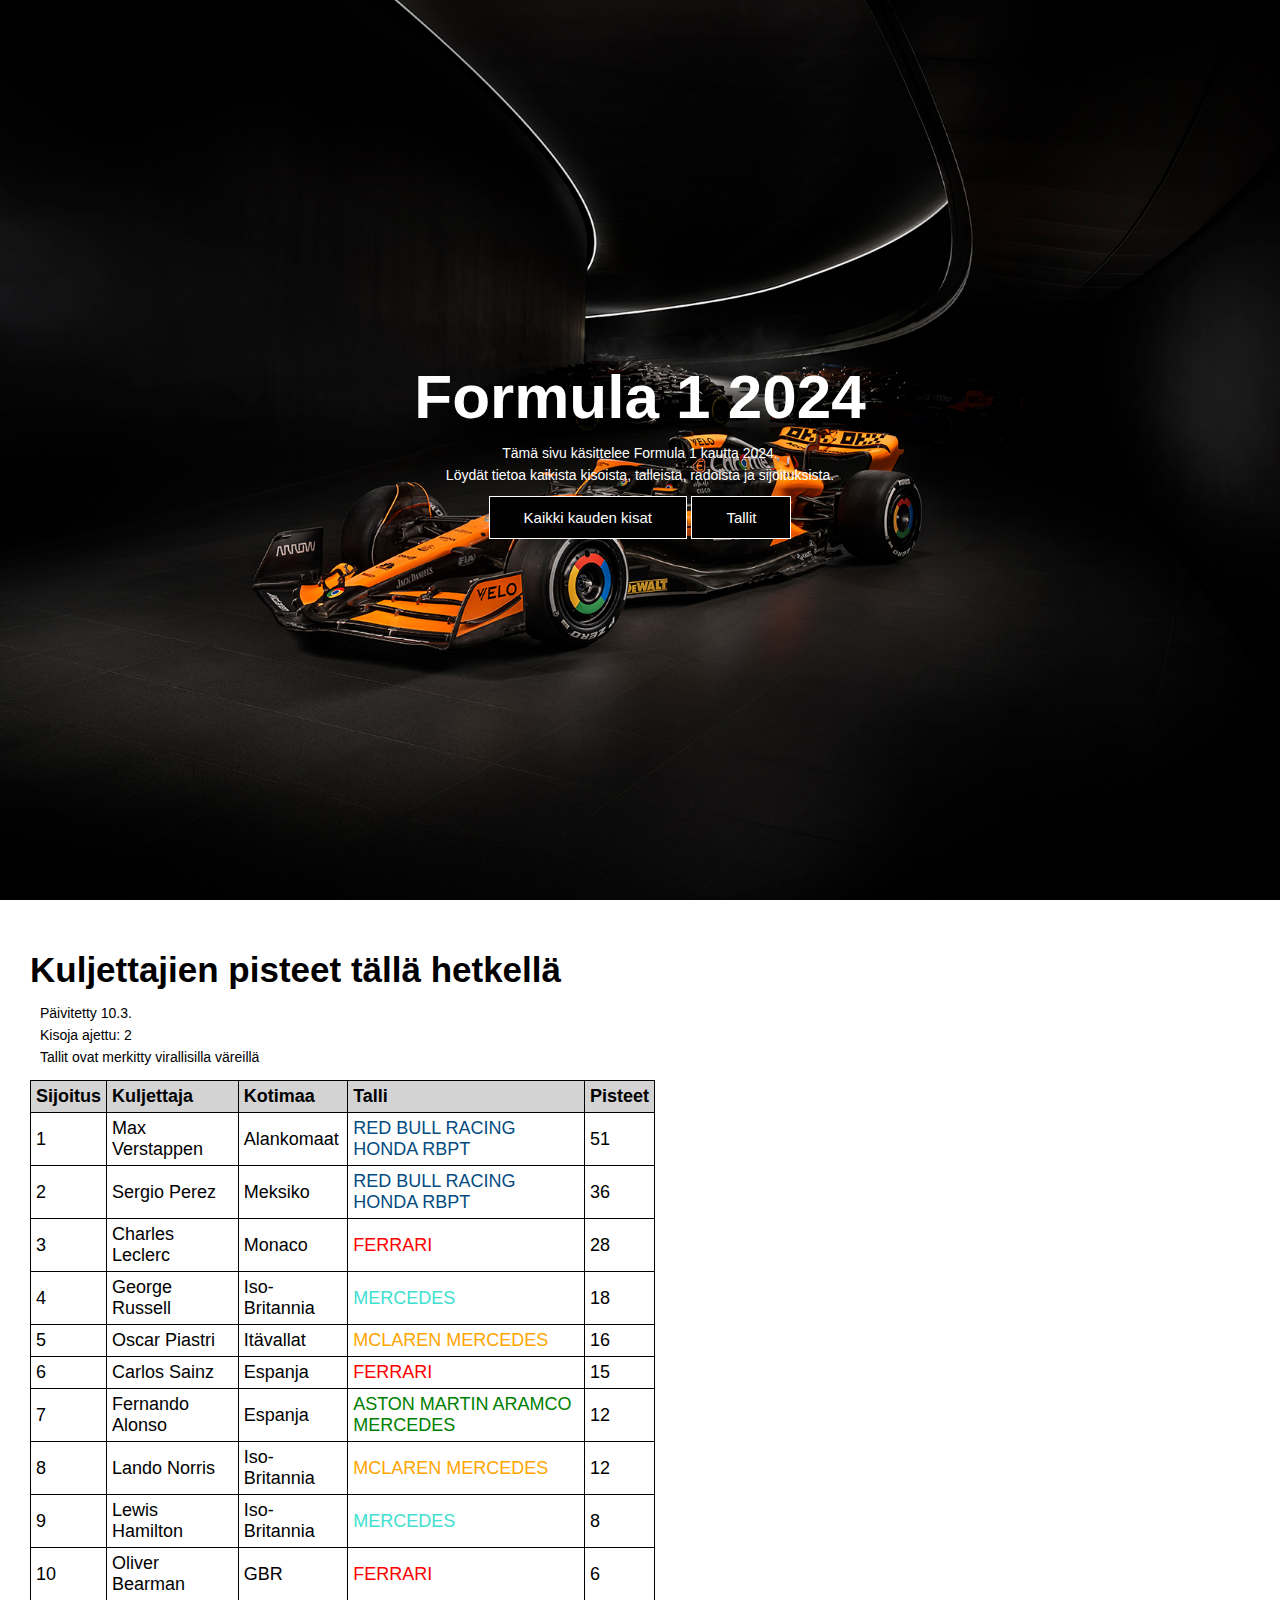
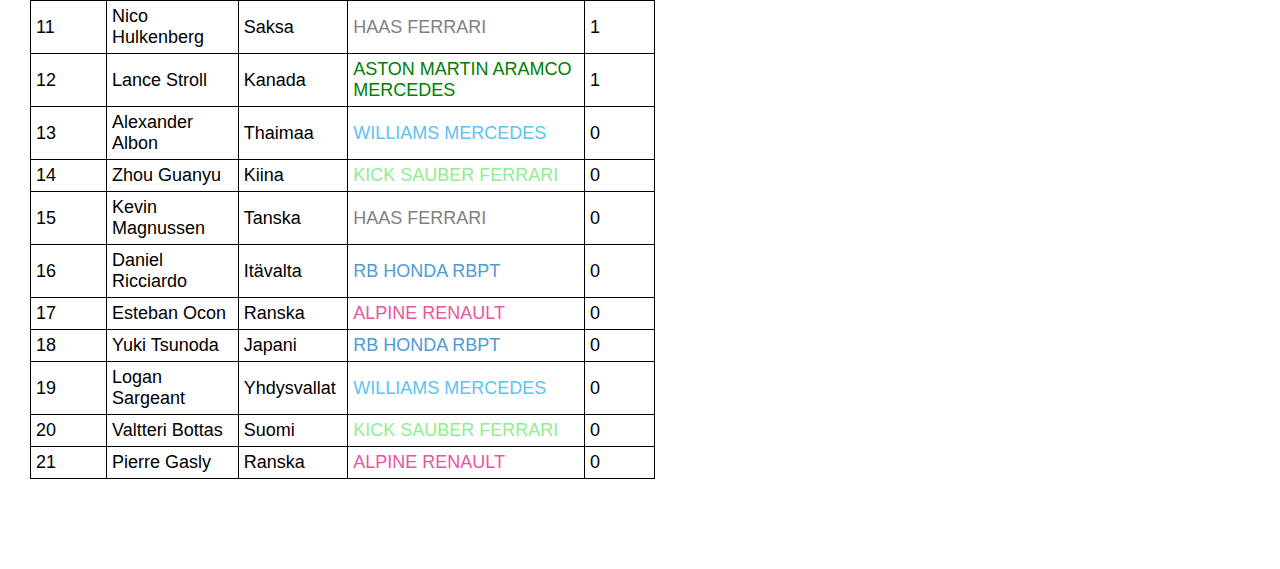
<file: index.html>
<!DOCTYPE html>
<html lang="en">
<head>
    <meta charset="UTF-8">
    <meta http-equiv="X-UA-Compatible" content="IE=edge">
    <meta name="viewport" content="width=device-width, initial-scale=1.0">
    <title>F1 2024</title>
    <link rel="stylesheet" href="style.css">

<style>
    table {
      width: 50%;
      border-collapse: collapse;
	  font-family: sans-serif;
    }
    th, td {
      border: 1.5px solid black;
      padding: 6px;
      text-align: left;
      font-size: 18px;
    }
    th {
      background-color: lightgray;
    }
</style>

	
</head>
<body>
<section class="header">

<div class="laatikko">
    <h1>Formula 1 2024</h1>
    <p>Tämä sivu käsittelee Formula 1 kautta 2024.
    <br>Löydät tietoa kaikista kisoista, talleista, radoista ja sijoituksista.
    </p>
    <a href="races.html" class="nappi">Kaikki kauden kisat</a>
	<a href="teams.html" class="nappi">Tallit</a>
</div>

</section>

<section class="leaderboard">
	<h2>Kuljettajien pisteet tällä hetkellä</h2>
	<p>Päivitetty 10.3.<br>Kisoja ajettu: 2<br>Tallit ovat merkitty virallisilla väreillä</p>
		<div class="leaderboard_box">
		
		
	<table>
		<thead>
			<tr>
				<th>Sijoitus</th>
				<th>Kuljettaja</th>
				<th>Kotimaa</th>
				<th>Talli</th>
				<th>Pisteet</th>
			</tr>
		</thead>
		<tbody>
			<tr>
				<td>1</td>
				<td>Max Verstappen</td>
				<td>Alankomaat</td>
				<td style="color: #054c82;">RED BULL RACING HONDA RBPT</td>
				<td>51</td>
			</tr>
			<tr>
				<td>2</td>
				<td>Sergio Perez</td>
				<td>Meksiko</td>
				<td style="color: #054c82;">RED BULL RACING HONDA RBPT</td>
				<td>36</td>
			</tr>
			<tr>
				<td>3</td>
				<td>Charles Leclerc</td>
				<td>Monaco</td>
				<td style="color: red;">FERRARI</td>
				<td>28</td>
			</tr>
			<tr>
				<td>4</td>
				<td>George Russell</td>
				<td>Iso-Britannia</td>
				<td style="color: turquoise;">MERCEDES</td>
				<td>18</td>
			</tr>
			<tr>
				<td>5</td>
				<td>Oscar Piastri</td>
				<td>Itävallat</td>
				<td style="color: orange;">MCLAREN MERCEDES</td>
				<td>16</td>
			</tr>
			<tr>
				<td>6</td>
				<td>Carlos Sainz</td>
				<td>Espanja</td>
				<td style="color: red;">FERRARI</td>
				<td>15</td>
			</tr>
			<tr>
				<td>7</td>
				<td>Fernando Alonso</td>
				<td>Espanja</td>
				<td style="color: green;">ASTON MARTIN ARAMCO MERCEDES</td>
				<td>12</td>
			</tr>
			<tr>
				<td>8</td>
				<td>Lando Norris</td>
				<td>Iso-Britannia</td>
				<td style="color: orange;">MCLAREN MERCEDES</td>
				<td>12</td>
			</tr>
			<tr>
				<td>9</td>
				<td>Lewis Hamilton</td>
				<td>Iso-Britannia</td>
				<td style="color: turquoise;">MERCEDES</td>
				<td>8</td>
			</tr>
			<tr>
				<td>10</td>
				<td>Oliver Bearman</td>
				<td>GBR</td>
				<td style="color: red;">FERRARI</td>
				<td>6</td>
			</tr>
			<tr>
				<td>11</td>
				<td>Nico Hulkenberg</td>
				<td>Saksa</td>
				<td style="color: gray;">HAAS FERRARI</td>
				<td>1</td>
			</tr>
			<tr>
				<td>12</td>
				<td>Lance Stroll</td>
				<td>Kanada</td>
				<td style="color: green;">ASTON MARTIN ARAMCO MERCEDES</td>
				<td>1</td>
			</tr>
			<tr>
				<td>13</td>
				<td>Alexander Albon</td>
				<td>Thaimaa</td>
				<td style="color: #5bc3f0;">WILLIAMS MERCEDES</td>
				<td>0</td>
			</tr>
			<tr>
				<td>14</td>
				<td>Zhou Guanyu</td>
				<td>Kiina</td>
				<td style="color: lightgreen;">KICK SAUBER FERRARI</td>
				<td>0</td>
			</tr>
			<tr>
				<td>15</td>
				<td>Kevin Magnussen</td>
				<td>Tanska</td>
				<td style="color: gray;">HAAS FERRARI</td>
				<td>0</td>
			</tr>
			<tr>
				<td>16</td>
				<td>Daniel Ricciardo</td>
				<td>Itävalta</td>
				<td style="color: #4e9ad4;">RB HONDA RBPT</td>
				<td>0</td>
			</tr>
			<tr>
				<td>17</td>
				<td>Esteban Ocon</td>
				<td>Ranska</td>
				<td style="color: #eb54a0;">ALPINE RENAULT</td>
				<td>0</td>
			</tr>
			<tr>
				<td>18</td>
				<td>Yuki Tsunoda</td>
				<td>Japani</td>
				<td style="color: #4e9ad4;">RB HONDA RBPT</td>
				<td>0</td>
			</tr>
			<tr>
				<td>19</td>
				<td>Logan Sargeant</td>
				<td>Yhdysvallat</td>
				<td style="color: #5bc3f0;">WILLIAMS MERCEDES</td>
				<td>0</td>
			</tr>
			<tr>
				<td>20</td>
				<td>Valtteri Bottas</td>
				<td>Suomi</td>
				<td style="color: lightgreen;">KICK SAUBER FERRARI</td>
				<td>0</td>
			</tr>
			<tr>
				<td>21</td>
				<td>Pierre Gasly</td>
				<td>Ranska</td>
				<td style="color: #eb54a0;">ALPINE RENAULT</td>
				<td>0</td>
			</tr>
		</tbody>
	</table>
		
		</div>


</section>

<br>
<br>
<br>
<br>
<br>

</body>
</html>
</file>
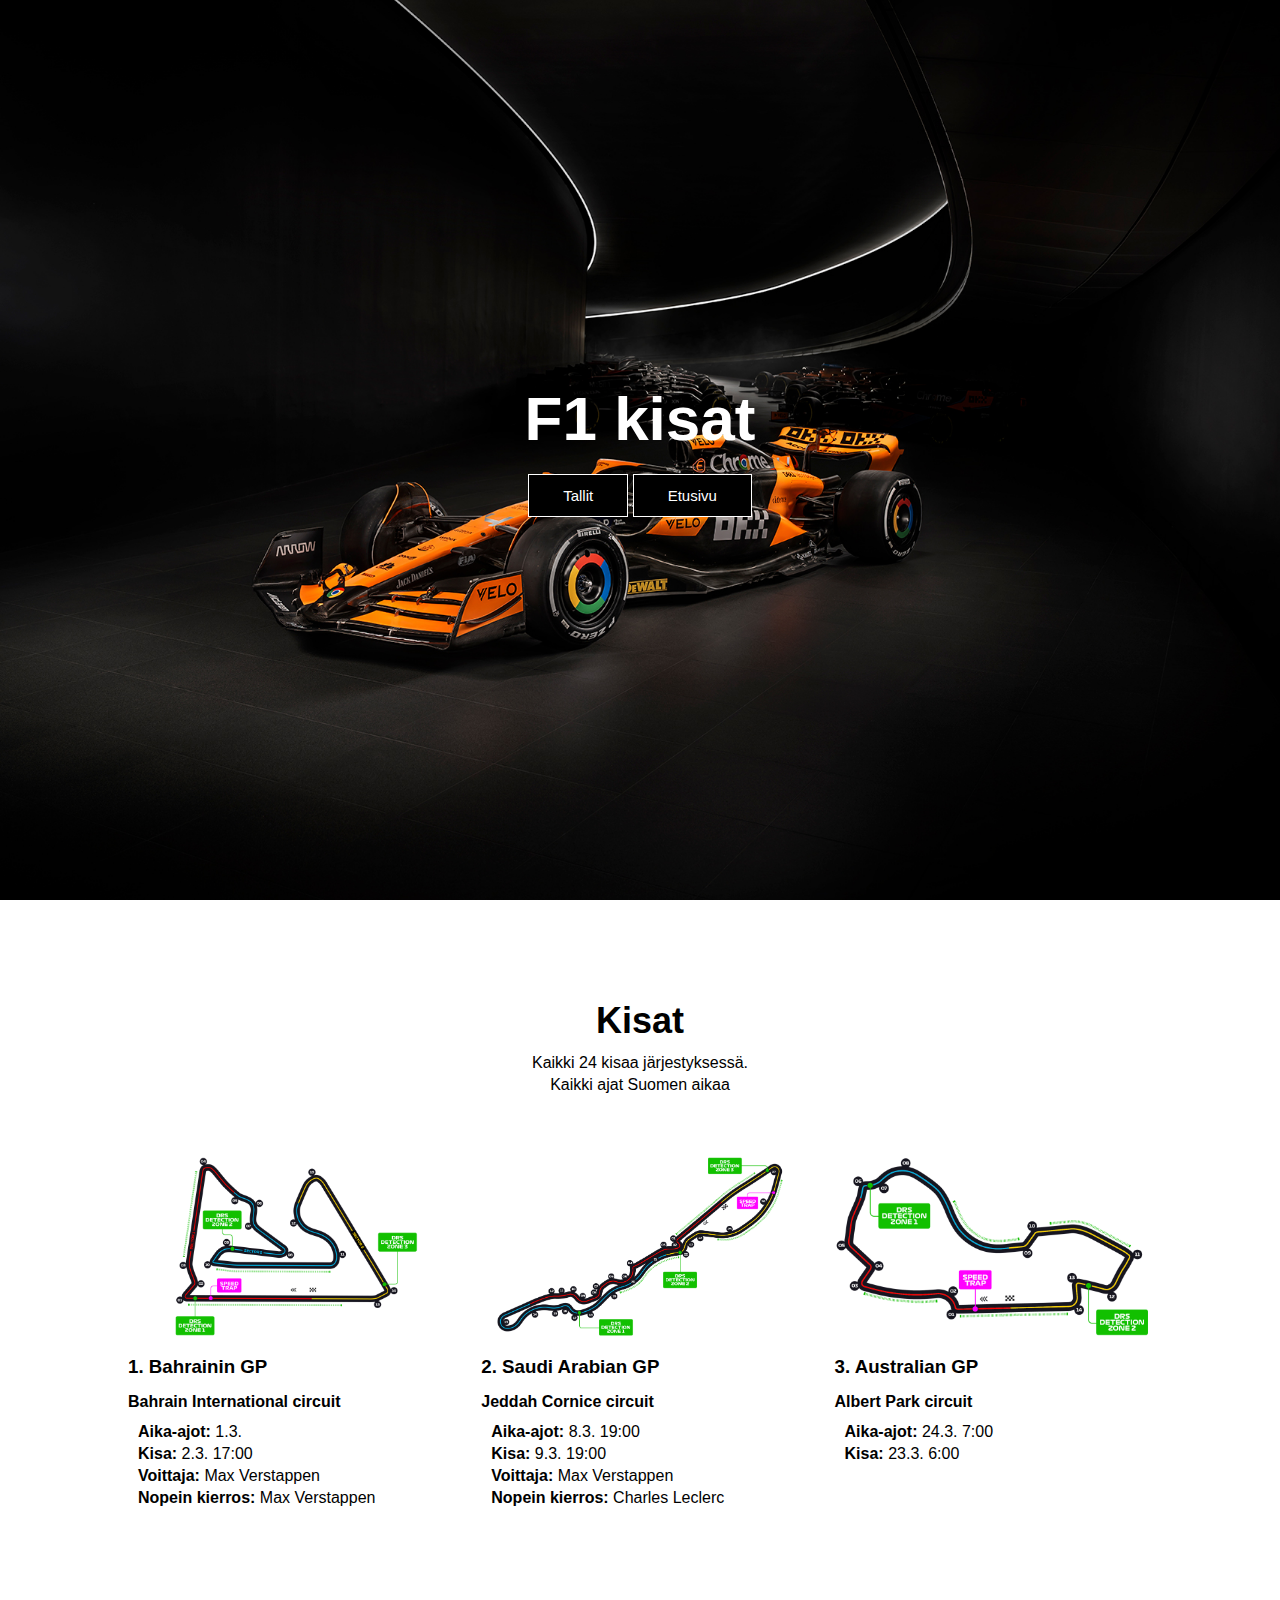
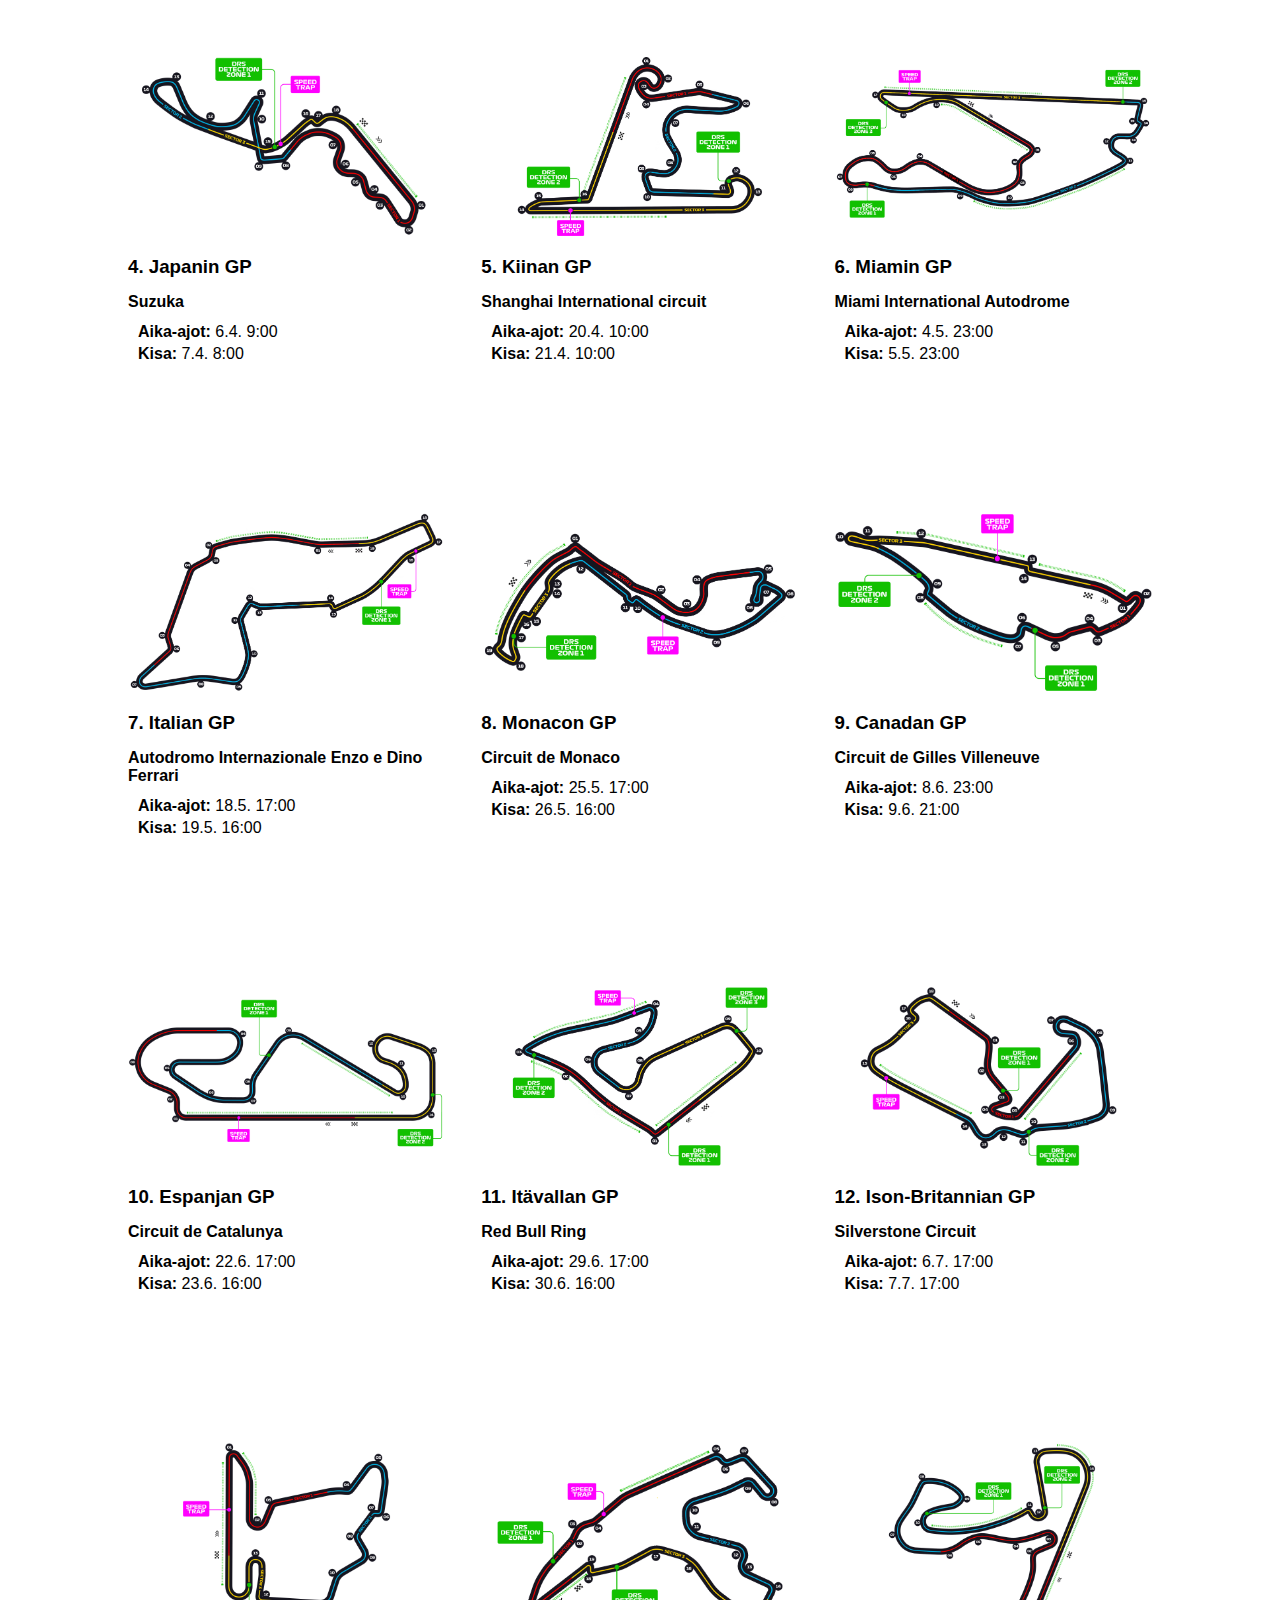
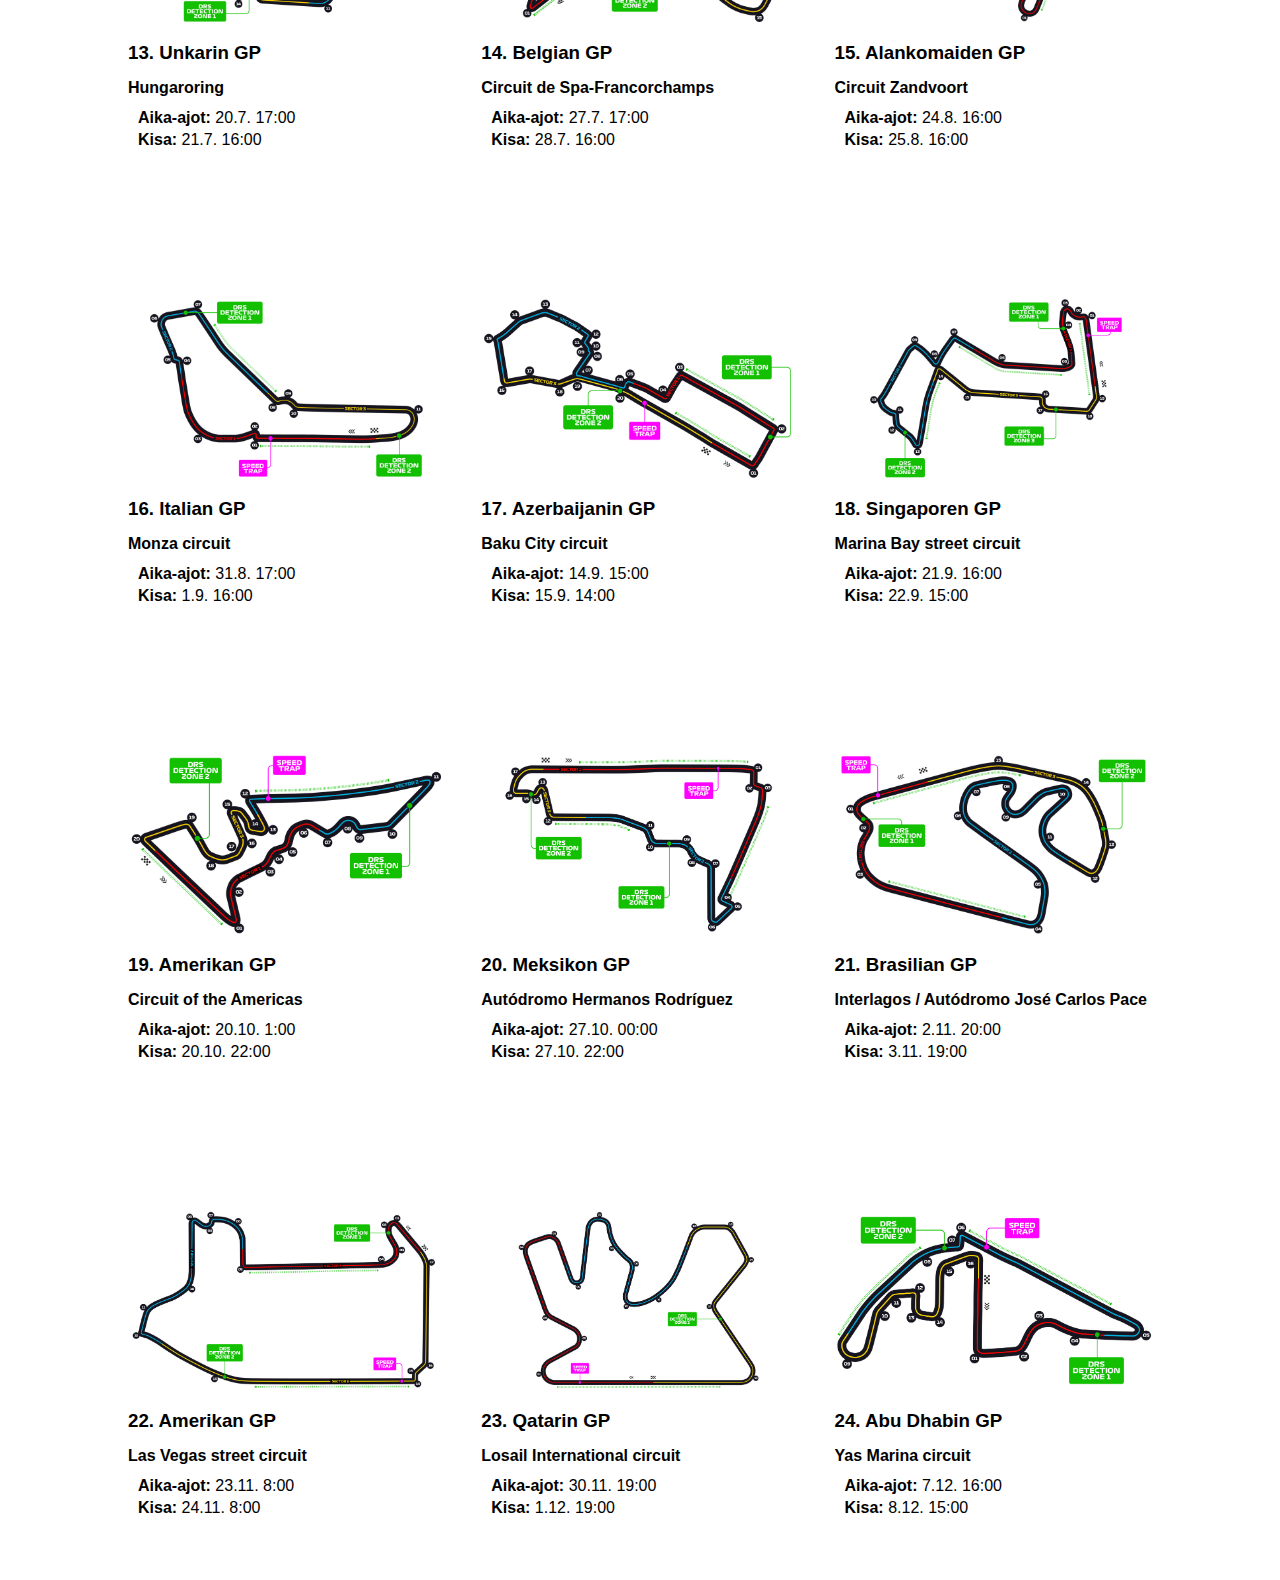
<file: races.html>
<!DOCTYPE html>
<html lang="en">
<head>
    <meta charset="UTF-8">
    <meta http-equiv="X-UA-Compatible" content="IE=edge">
    <meta name="viewport" content="width=device-width, initial-scale=1.0">
    <title>F1 2024 - kisat</title>
    <link rel="stylesheet" href="style.css">

</head>
<body>
<section class="header">

<div class="laatikko">
    <h1>F1 kisat</h1>
	<p></p>
	<a href="teams.html" class="nappi">Tallit</a>
    <a href="index.html" class="nappi">Etusivu</a>
</div>

</section>





<!-- Kisat-osio -->
<section class="races">
    <h1>Kisat</h1>
    <p>Kaikki 24 kisaa järjestyksessä.<br>Kaikki ajat Suomen aikaa</p>

    <!-- Ensimmäinen rivi kisoja -->
    <div class="rivi">
        <!-- Ensimmäinen kisa -->
        <div class="races_box">
            <img src="raceimages/bahrain.png">
            <h3>1. Bahrainin GP</h3>
            <h4>Bahrain International circuit</h4>
            <p><b>Aika-ajot:</b> 1.3. <br><b>Kisa:</b> 2.3. 17:00<br><b>Voittaja: </b>Max Verstappen<br><b>Nopein kierros: </b>Max Verstappen</p>
        </div>

        <!-- Toinen kisa -->
        <div class="races_box">
            <img src="raceimages/saudi.png">
            <h3>2. Saudi Arabian GP</h3>
            <h4>Jeddah Cornice circuit</h4>
            <p><b>Aika-ajot:</b> 8.3. 19:00 <br><b>Kisa:</b> 9.3. 19:00<br><b>Voittaja: </b>Max Verstappen<br><b>Nopein kierros: </b>Charles Leclerc</p>
        </div>

        <!-- Kolmas kisa -->
        <div class="races_box">
            <img src="raceimages/australia.png">
            <h3>3. Australian GP</h3>
            <h4>Albert Park circuit</h4>
            <p><b>Aika-ajot:</b> 24.3. 7:00<br><b>Kisa:</b> 23.3. 6:00</p>
        </div>
    </div>

    
    <br>
    <br>

    <!-- Toinen rivi kisoja -->
    <div class="rivi">
        <!-- Neljäs kisa -->
        <div class="races_box">
            <img src="raceimages/japan.png">
            <h3>4. Japanin GP</h3>
            <h4>Suzuka</h4>
            <p><b>Aika-ajot:</b> 6.4. 9:00<br><b>Kisa:</b> 7.4. 8:00</p>
        </div>

        <!-- Viides kisa -->
        <div class="races_box">
            <img src="raceimages/china.png">
            <h3>5. Kiinan GP</h3>
            <h4>Shanghai International circuit</h4>
            <p><b>Aika-ajot:</b> 20.4. 10:00<br><b>Kisa:</b> 21.4. 10:00</p>
        </div>

        <!-- Kuudes kisa -->
        <div class="races_box">
            <img src="raceimages/miami.png">
            <h3>6. Miamin GP</h3>
            <h4>Miami International Autodrome</h4>
            <p><b>Aika-ajot:</b> 4.5. 23:00<br><b>Kisa:</b> 5.5. 23:00</p>
        </div>
    </div>

    
    <br>
    <br>

    <!-- Kolmas rivi kisoja -->
    <div class="rivi">
        <!-- Seitsemäs kisa -->
        <div class="races_box">
            <img src="raceimages/imola.png">
            <h3>7. Italian GP</h3>
            <h4> Autodromo Internazionale Enzo e Dino Ferrari</h4>
            <p><b>Aika-ajot:</b> 18.5. 17:00 <br><b>Kisa:</b> 19.5. 16:00</p>
        </div>

        <!-- Kahdeksas kisa -->
        <div class="races_box">
            <img src="raceimages/monaco.png">
            <h3>8. Monacon GP</h3>
            <h4>Circuit de Monaco</h4>
            <p><b>Aika-ajot:</b> 25.5. 17:00 <br><b>Kisa:</b> 26.5. 16:00</p>
        </div>

        <!-- Yhdeksäs kisa -->
        <div class="races_box">
            <img src="raceimages/canada.png">
            <h3>9. Canadan GP</h3>
            <h4>Circuit de Gilles Villeneuve</h4>
            <p><b>Aika-ajot:</b>  8.6. 23:00<br><b>Kisa:</b> 9.6. 21:00</p>
        </div>
    </div>

    
    <br>
    <br>

    <!-- Neljäs rivi kisoja -->
    <div class="rivi">
        <!-- Kymmenes kisa -->
        <div class="races_box">
            <img src="raceimages/spain.png">
            <h3>10. Espanjan GP</h3>
            <h4>Circuit de Catalunya</h4>
            <p><b>Aika-ajot:</b>  22.6. 17:00<br><b>Kisa:</b> 23.6. 16:00</p>
        </div>

        <!-- Yhdestoista kisa -->
        <div class="races_box">
            <img src="raceimages/redbullring.png">
            <h3>11. Itävallan GP</h3>
            <h4>Red Bull Ring</h4>
            <p><b>Aika-ajot:</b>  29.6. 17:00<br><b>Kisa:</b> 30.6. 16:00</p>
        </div>

        <!-- Kahdestoista kisa -->
        <div class="races_box">
            <img src="raceimages/uk.png">
            <h3>12. Ison-Britannian GP</h3>
            <h4>Silverstone Circuit</h4>
            <p><b>Aika-ajot:</b>  6.7. 17:00<br><b>Kisa:</b> 7.7. 17:00</p>
        </div>
    </div>

    
    <br>
    <br>

    <!-- Viides rivi kisoja -->
    <div class="rivi">
        <!-- Kolmastoista kisa -->
        <div class="races_box">
            <img src="raceimages/hungary.png">
            <h3>13. Unkarin GP</h3>
            <h4>Hungaroring</h4>
            <p><b>Aika-ajot:</b>  20.7. 17:00<br><b>Kisa:</b> 21.7. 16:00</p>
        </div>

        <!-- Neljästoista kisa -->
        <div class="races_box">
            <img src="raceimages/belgium.png">
            <h3>14. Belgian GP</h3>
            <h4>Circuit de Spa-Francorchamps</h4>
            <p><b>Aika-ajot:</b> 27.7. 17:00<br><b>Kisa:</b> 28.7. 16:00</p>
        </div>

        <!-- Viidestoista kisa -->
        <div class="races_box">
            <img src="raceimages/netherlands.png">
            <h3>15. Alankomaiden GP</h3>
            <h4>Circuit Zandvoort</h4>
            <p><b>Aika-ajot:</b> 24.8. 16:00<br><b>Kisa:</b> 25.8. 16:00</p>
        </div>
    </div>

    
    <br>
    <br>

    <!-- Kuudes rivi kisoja -->
    <div class="rivi">
        <!-- Kuudestoista kisa -->
        <div class="races_box">
            <img src="raceimages/monza.png">
            <h3>16. Italian GP</h3>
            <h4>Monza circuit</h4>
            <p><b>Aika-ajot:</b>  31.8. 17:00<br><b>Kisa:</b> 1.9. 16:00</p>
        </div>

        <!-- Seitsemästoista kisa -->
        <div class="races_box">
            <img src="raceimages/azerbaijan.png">
            <h3>17. Azerbaijanin GP</h3>
            <h4>Baku City circuit</h4>
            <p><b>Aika-ajot:</b> 14.9. 15:00<br><b>Kisa:</b> 15.9. 14:00</p>
        </div>

        <!-- Kahdeksastoista kisa -->
        <div class="races_box">
            <img src="raceimages/singapore.png">
            <h3>18. Singaporen GP</h3>
            <h4>Marina Bay street circuit</h4>
            <p><b>Aika-ajot:</b> 21.9. 16:00<br><b>Kisa:</b> 22.9. 15:00</p>
        </div>
    </div>

    
    <br>
    <br>

    <!-- Seitsemäs rivi kisoja -->
    <div class="rivi">
        <!-- Yhdeksästoista kisa -->
        <div class="races_box">
            <img src="raceimages/cota.png">
            <h3>19. Amerikan GP</h3>
            <h4>Circuit of the Americas</h4>
            <p><b>Aika-ajot:</b> 20.10. 1:00<br><b>Kisa:</b> 20.10. 22:00</p>
        </div>

        <!-- Kahdeskymmenes kisa -->
        <div class="races_box">
            <img src="raceimages/mexico.png">
            <h3>20. Meksikon GP</h3>
            <h4>Autódromo Hermanos Rodríguez</h4>
            <p><b>Aika-ajot:</b> 27.10. 00:00<br><b>Kisa:</b> 27.10. 22:00</p>
        </div>

        <!-- Kahdeskymmenesensimmäinen kisa -->
        <div class="races_box">
            <img src="raceimages/brazil.png">
            <h3>21. Brasilian GP</h3>
            <h4>Interlagos / Autódromo José Carlos Pace</h4>
            <p><b>Aika-ajot:</b> 2.11. 20:00<br><b>Kisa:</b> 3.11. 19:00</p>
        </div>
    </div>

    
    <br>
    <br>

    <!-- Kahdeksas rivi kisoja -->
    <div class="rivi">
        <!-- Kahdeskymmenestoinen kisa -->
        <div class="races_box">
            <img src="raceimages/lasvegas.png">
            <h3>22. Amerikan GP</h3>
            <h4>Las Vegas street circuit</h4>
            <p><b>Aika-ajot:</b> 23.11. 8:00<br><b>Kisa:</b> 24.11. 8:00</p>
        </div>

        <!-- Kahdeskymmeneskolmas kisa -->
        <div class="races_box">
            <img src="raceimages/qatar.png">
            <h3>23. Qatarin GP</h3>
            <h4>Losail International circuit</h4>
            <p><b>Aika-ajot:</b> 30.11. 19:00<br><b>Kisa:</b> 1.12. 19:00</p>
        </div>

        <!-- Kahdeskymmenesneljäs kisa -->
        <div class="races_box">
            <img src="raceimages/abudhabi.png">
            <h3>24. Abu Dhabin GP</h3>
            <h4>Yas Marina circuit</h4>
            <p><b>Aika-ajot:</b> 7.12. 16:00<br><b>Kisa:</b> 8.12. 15:00</p>
        </div>
    </div>
</section>













</body>
</html>
</file>
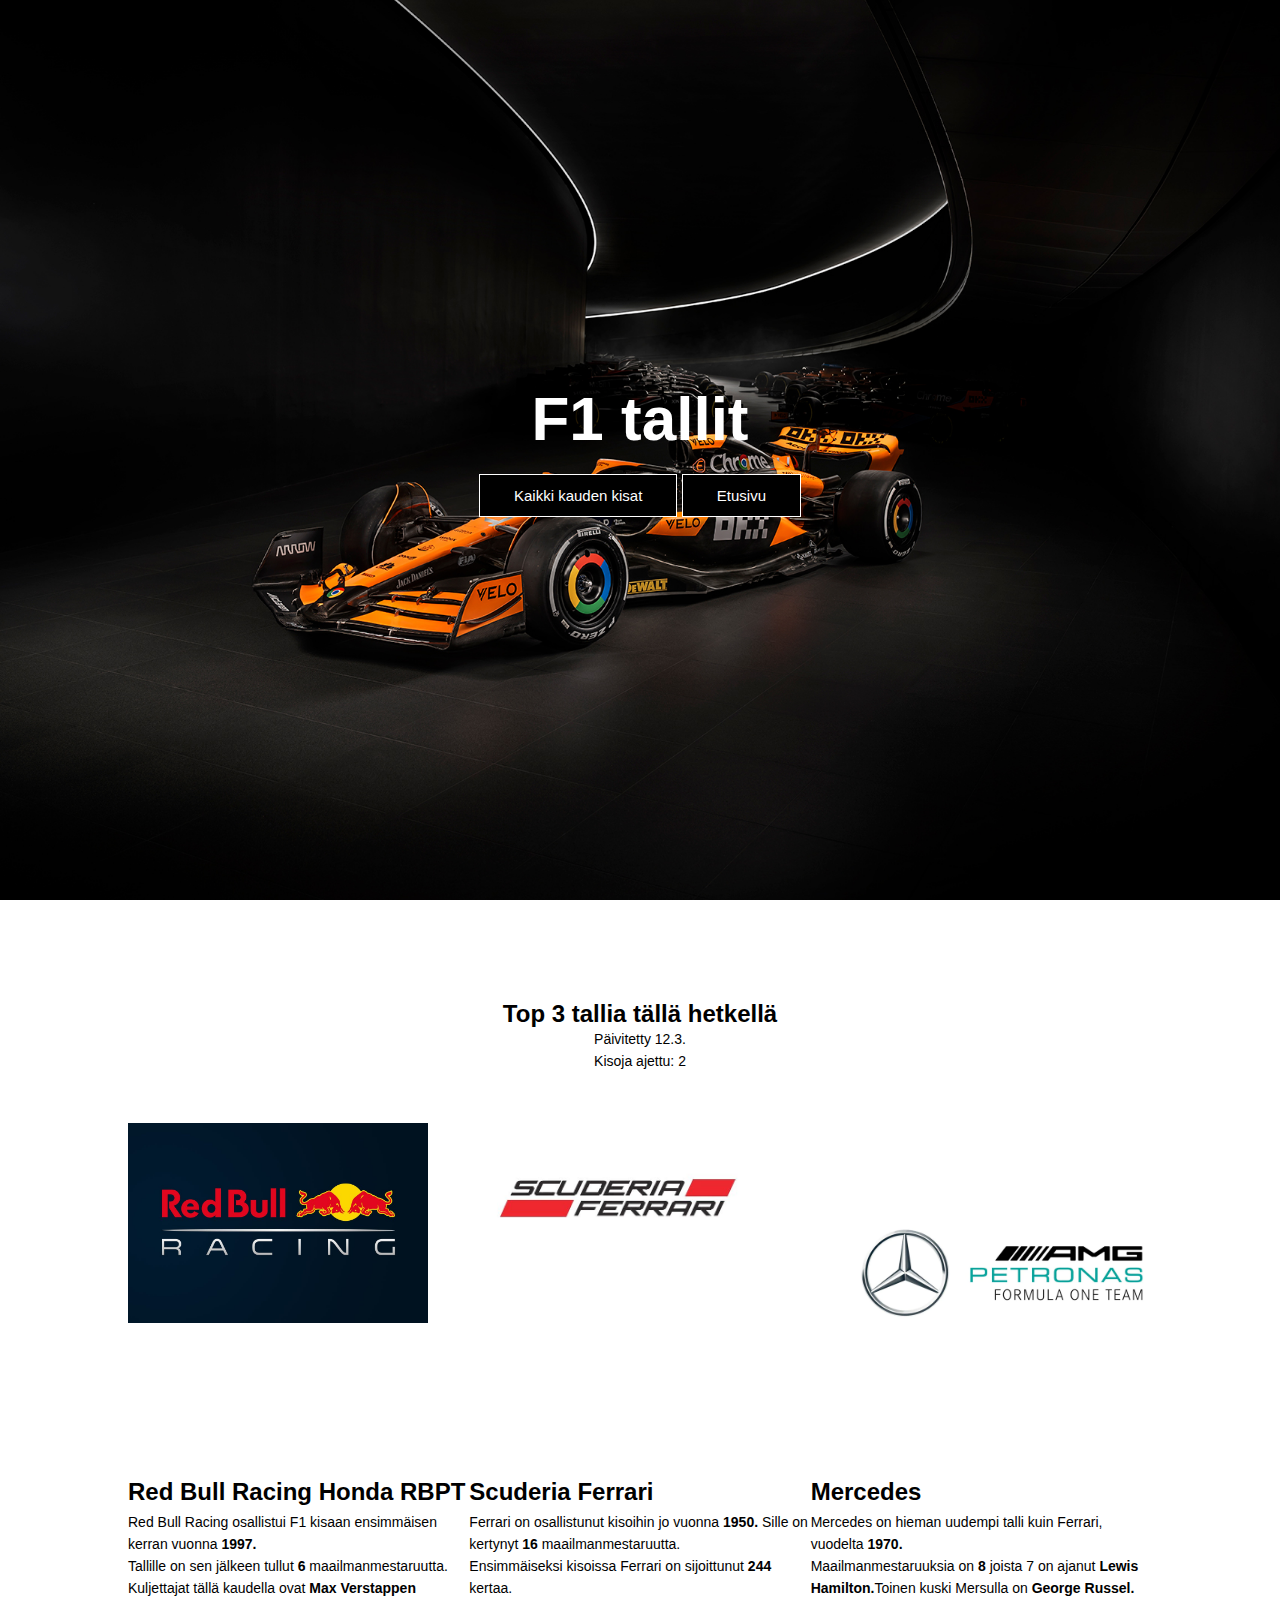
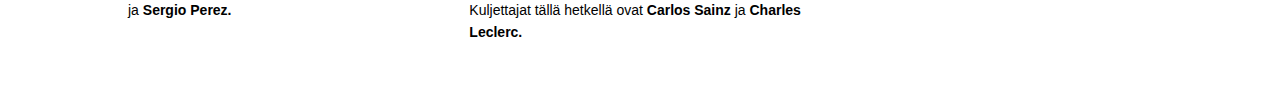
<file: teams.html>
<!DOCTYPE html>
<html lang="en">
<head>
    <meta charset="UTF-8">
    <meta http-equiv="X-UA-Compatible" content="IE=edge">
    <meta name="viewport" content="width=device-width, initial-scale=1.0">
    <title>F1 2024 - tallit</title>
    <link rel="stylesheet" href="style.css">

</head>
<body>
<section class="header">

<div class="laatikko">
    <h1>F1 tallit</h1>
    <p></p>
	<a href="races.html" class="nappi">Kaikki kauden kisat</a>
    <a href="index.html" class="nappi">Etusivu</a>
</div>

</section>


<section class="teams">
    <h2>Top 3 tallia tällä hetkellä</h2>
	<p>Päivitetty 12.3.</p>
	<p>Kisoja ajettu: 2</p>

    <div class="rivi">
        <div class="teamsbox">
		<img src="images/redbull.png" width=300px>
		
        </div>
        <div class="teamsbox">
		<img src="images/ferrari.png" width=300px>
	
        </div>
        <div class="teamsbox">
		<img src="images/mercedes.png" width=300px> 
		
        </div>
    </div>
	<div class="rivi">
        <div class="teamsinfo">
		<h2>Red Bull Racing Honda RBPT</h2>
		<p>Red Bull Racing osallistui F1 kisaan ensimmäisen<br> kerran vuonna <b>1997.</b> <br>Tallille on sen jälkeen tullut <b>6</b> maailmanmestaruutta.<br> Kuljettajat tällä kaudella ovat <b>Max Verstappen</b> <br>ja <b>Sergio Perez.</b></p>
		
        </div>
        <div class="teamsinfo">
		<h2>Scuderia Ferrari</h2>
		<p>Ferrari on osallistunut kisoihin jo vuonna <b>1950.</b> Sille on kertynyt <b>16</b> maailmanmestaruutta.<br>Ensimmäiseksi kisoissa Ferrari on sijoittunut <b>244</b> kertaa.<br>Kuljettajat tällä hetkellä ovat <b>Carlos Sainz</b> ja <b>Charles Leclerc.</b></p>
	
        </div>
        <div class="teamsinfo">
		<h2>Mercedes</h2>
		<p>Mercedes on hieman uudempi talli kuin Ferrari, vuodelta <b>1970.</b><br>Maailmanmestaruuksia on <b>8</b> joista 7 on ajanut <b>Lewis Hamilton.</b>Toinen kuski Mersulla on <b>George Russel.</b></p>
		
        </div>
    </div>
</section>

<br>
<br>
<br>

</body>
</html>
</file>
<file: style.css>
*{
    margin: 0;
    padding: 0;
    font-family: 'Poppins', sans-serif;
}

body {
	
}

.header{
    min-height: 100vh;
    width: 100%;
    background-image: url(images/banner.png);
    background-position: center;
    background-size: cover;
    position: relative;
}

.laatikko {
    width: 90%;
    color: white;
    position: absolute;
    top: 50%;
    left: 50%;
    transform: translate(-50%,-50%);
    text-align: center;
}

.laatikko h1 {
    font-size: 62px;
}

.laatikko p {
    font-size: 14px;
    color: white;
}

.nappi {
    display: inline-block;
    text-decoration: none;
    color: white;
    border: 1px solid white;
    padding: 12px 34px;
    font-size: 15px;
    background: black;
    position: relative;
    cursor: pointer;
}
.nappi:hover {
    background: red;
    transition: 0.3s;
	color: black;
	font-size: 18px;
}




.teams {
    width: 80%;
    margin: auto;
    text-align: center;
    padding-top: 100px;
}

.teams p{
    padding: 0px;
}

h1 {
    font-size: 36px;
    font-weight: 600;
}

p{
    color: black;
    font-size: 14px;
    font-weight: 22px;
    line-height: 22px;
    padding: 10px;
}

h3{
    text-align: center;
    margin: 10px 0;
}

h4{
	color: black;
}

.teamsinfo {
	width: 80%;
	text-align: center;
}

.teamsinfo h2 {
	text-align: left;
	padding-bottom: 5px;
}

.teamsinfo p {
	text-align: left;
}

.races{
    width: 80%;
    margin: auto;
    text-align: center;
    padding-top: 100px;
}
.races p {
    color: black;
	font-size: 16px;
}

.races_box{
    flex-basis: 31%;
    border-radius: 10px;
    margin-bottom: 5%;
    text-align: left;
}
.races_box img{
    width: 100%;
}
.races_box h3{
    margin-top: 16px;
    margin-bottom: 15px;
    text-align: left;
}

.rivi {
    margin-top: 5%;
    display: flex;
    justify-content: space-between;
}

.leaderboard {
	padding-left: 30px;
	text-align: left;
	
}

.leaderboard h2 {
	padding-top: 50px;
    font-size: 35px;
}

.leaderboard p {
	padding-top: 12px;
	padding-bottom: 12px;
}

.leaderboard a {
	color: black;
	text-decoration: none;
	font-size: 17px;
}

.leaderboard table {
	
}

.leaderboard_box tr{
	text-align: center;
	
}

.leaderboard_box tr th{
	padding: 5px;
	
}

.leaderboard_box tr td{
	padding: 5px;
}
</file>
